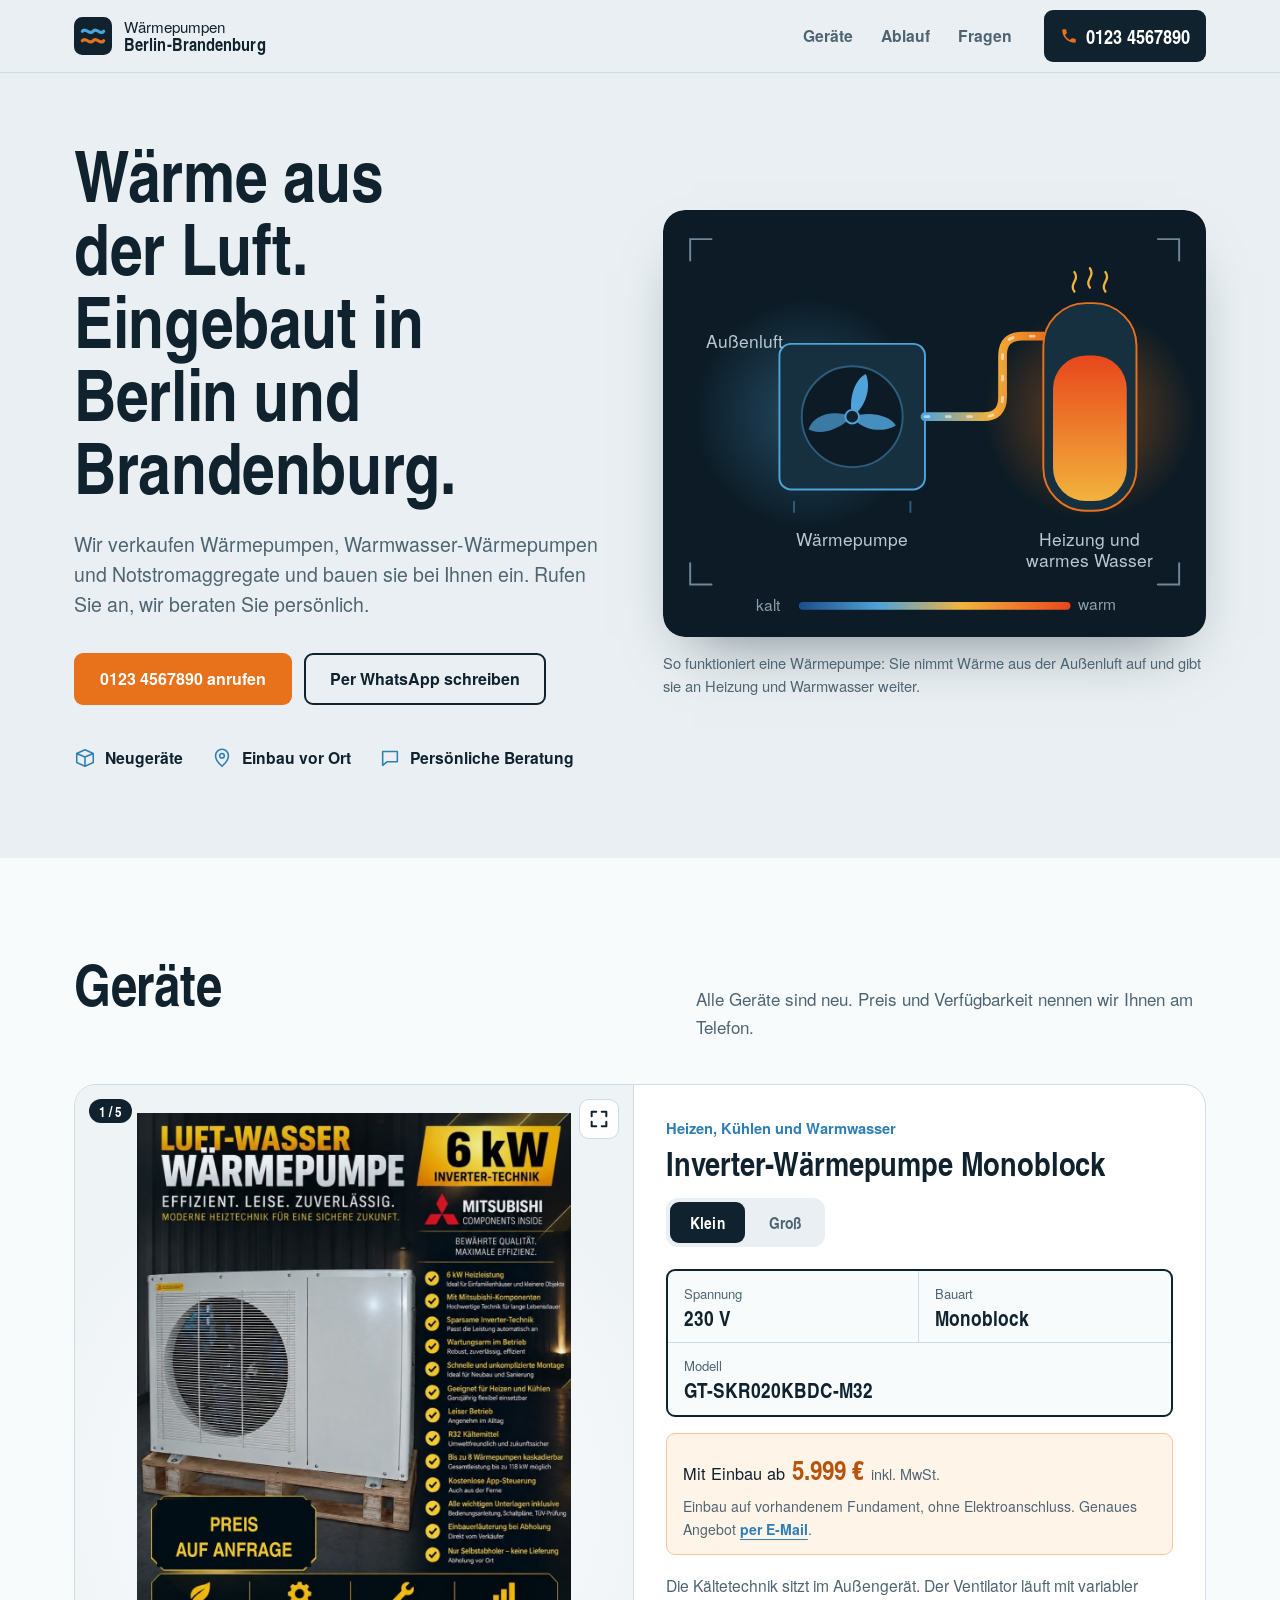
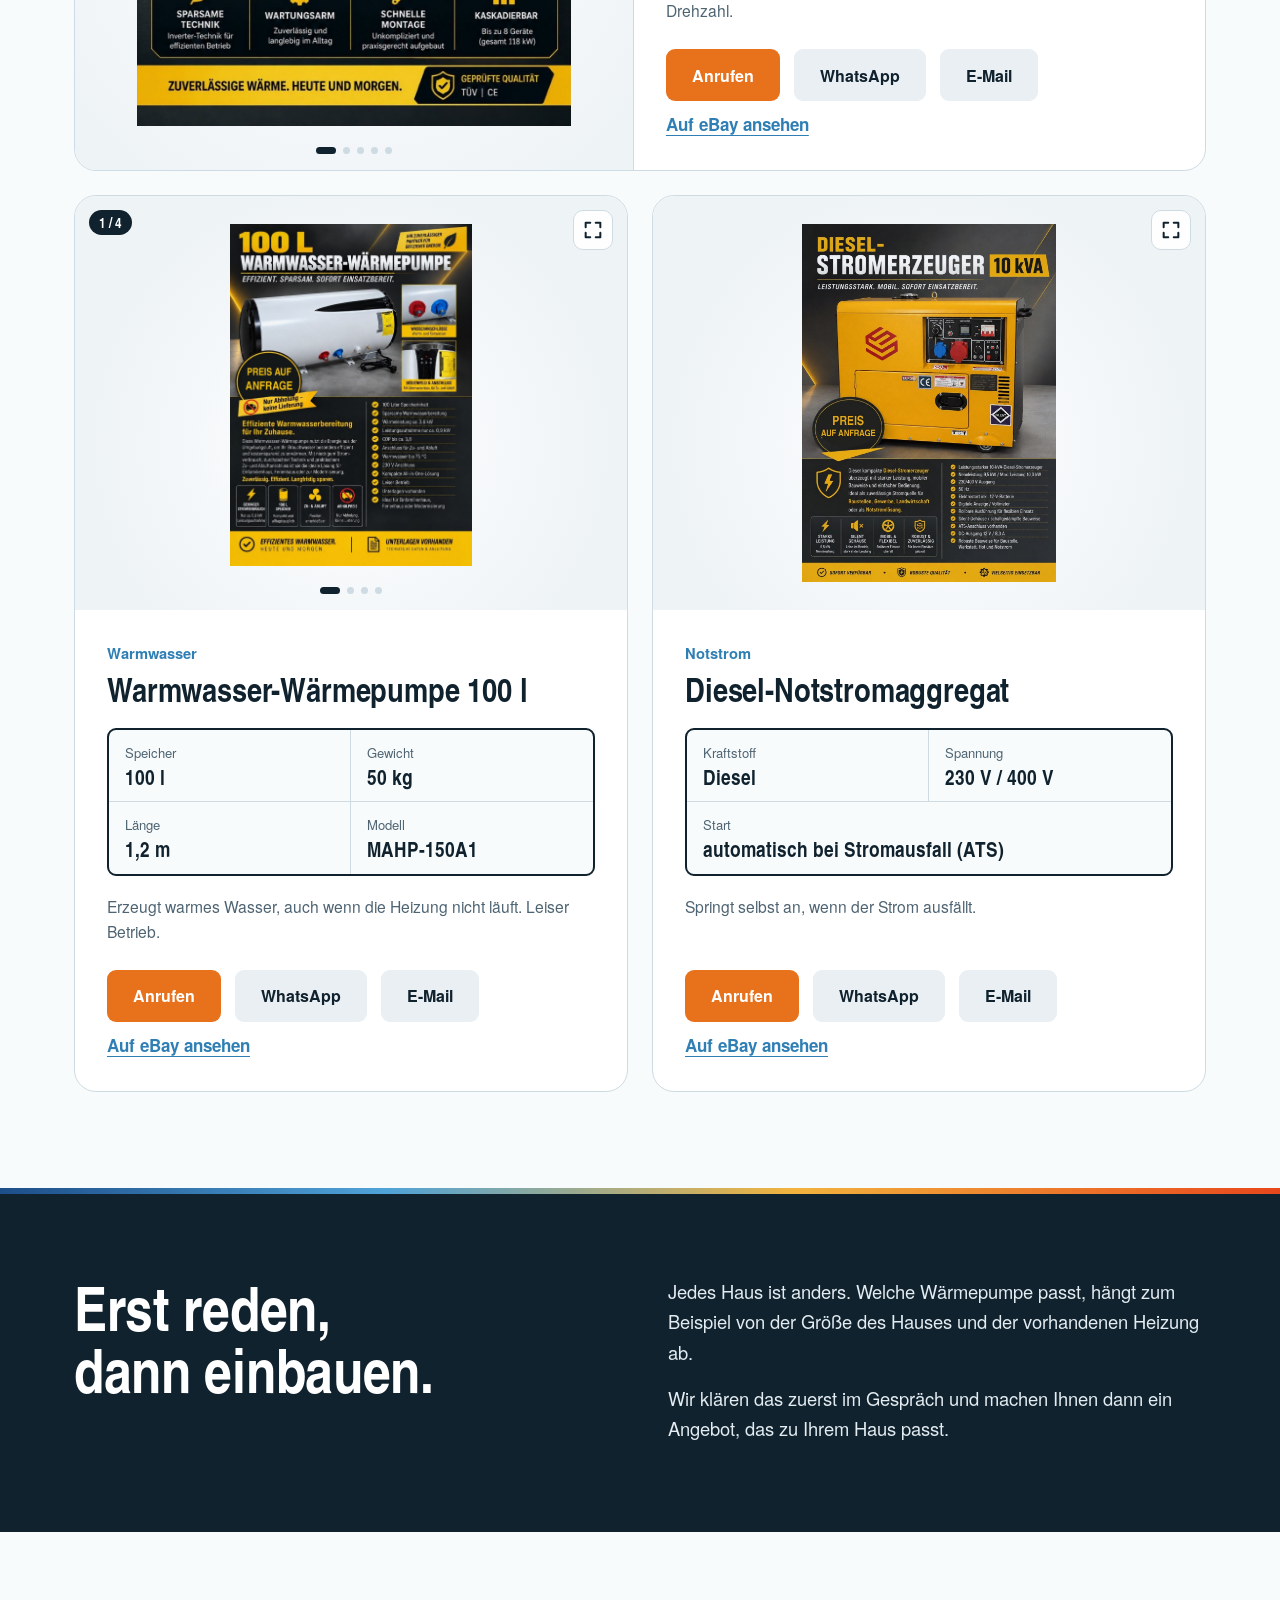
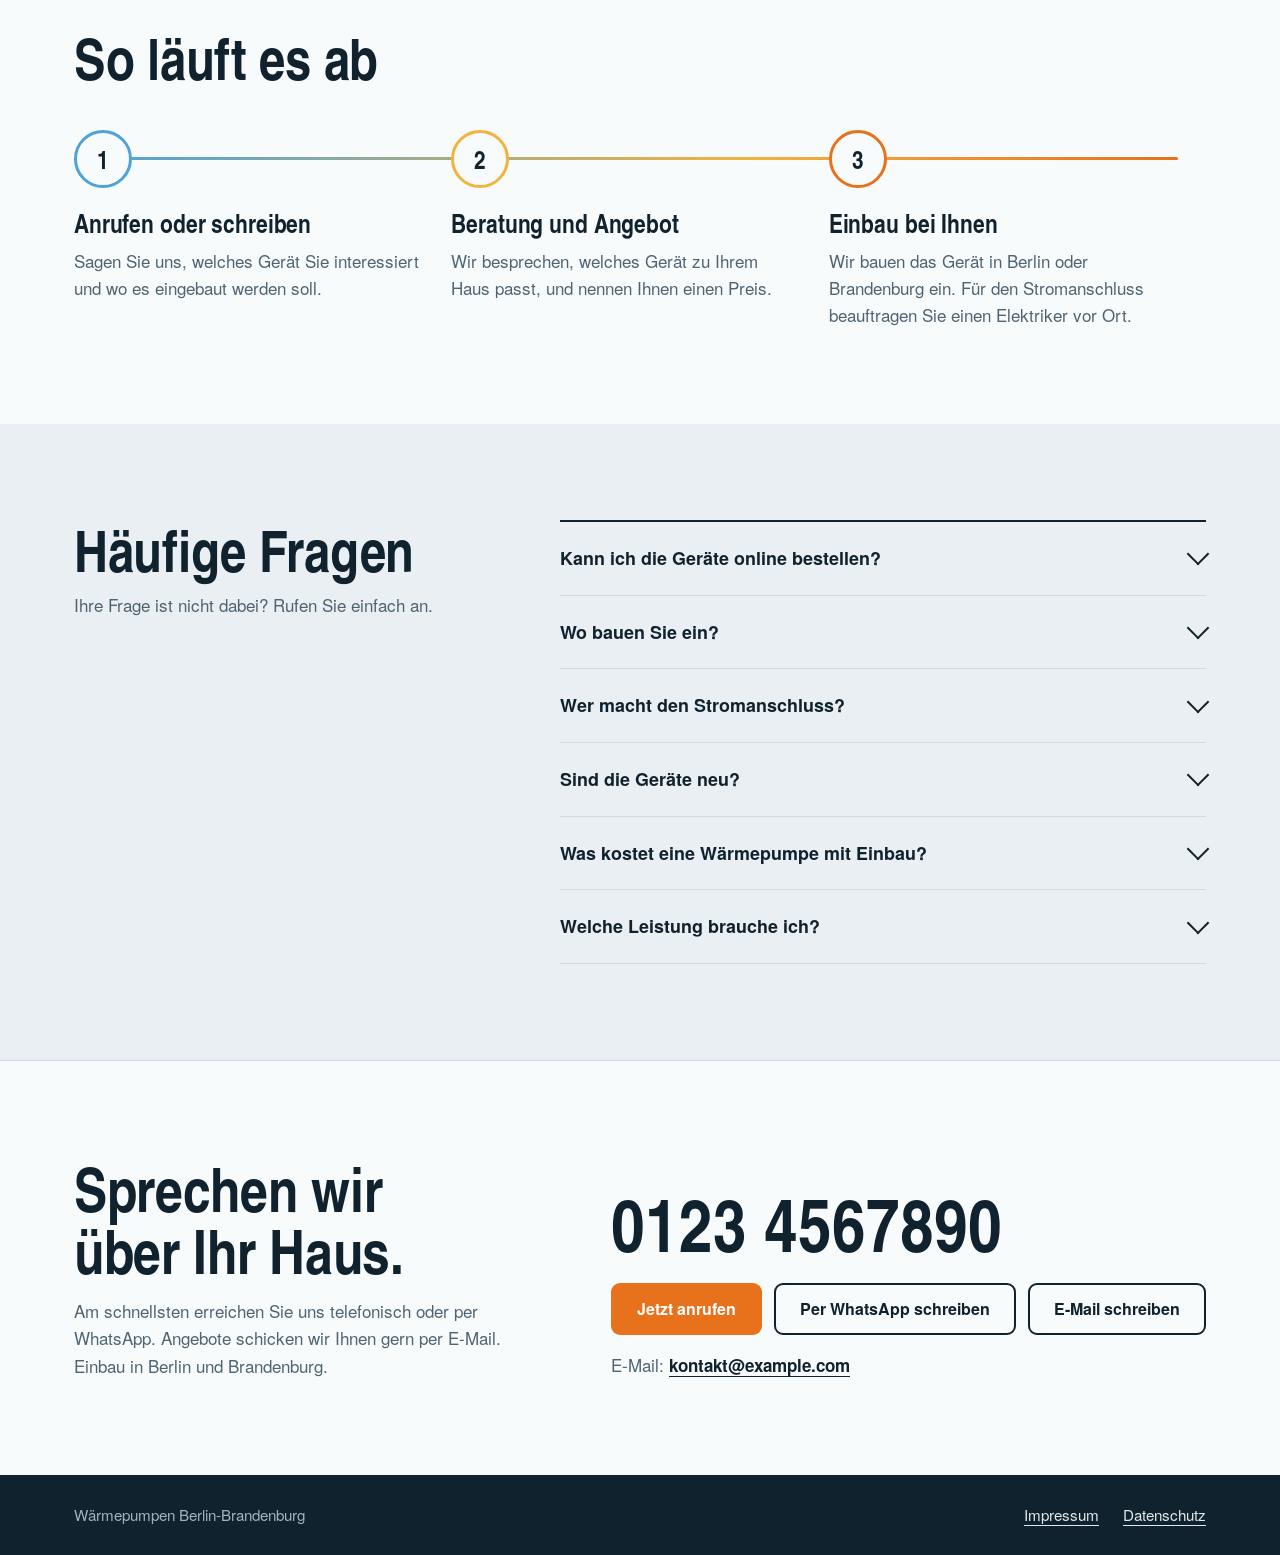
<file: index.html>
<!doctype html>
<html lang="de">
<head>
  <meta charset="utf-8">
  <meta name="viewport" content="width=device-width, initial-scale=1">
  <title>Wärmepumpen Berlin-Brandenburg – Verkauf und Einbau</title>
  <meta name="description" content="Wärmepumpen, Warmwasser-Wärmepumpen und Notstromaggregate. Verkauf und Einbau in Berlin und Brandenburg. Persönliche Beratung am Telefon: 0123 4567890.">
  <meta property="og:title" content="Wärmepumpen Berlin-Brandenburg">
  <meta property="og:description" content="Wärmepumpen, Warmwasser-Wärmepumpen und Notstromaggregate. Verkauf und Einbau in Berlin und Brandenburg.">
  <meta property="og:type" content="website">
  <meta property="og:locale" content="de_DE">
  <meta name="robots" content="noindex, nofollow">
  <meta name="theme-color" content="#10222e">
  <link rel="icon" href="favicon.svg" type="image/svg+xml">
  <link rel="preload" href="fonts/heros-cn-bold.woff" as="font" type="font/woff" crossorigin>
  <link rel="stylesheet" href="style.css">
  <script>
    // Fotos, die nicht geladen werden können, aus der Galerie nehmen (statt kaputtem Bild)
    document.addEventListener('error', function (e) {
      var img = e.target;
      if (img.tagName !== 'IMG' || !img.closest('.slide')) return;
      img.closest('.slide').classList.add('failed');
      document.dispatchEvent(new CustomEvent('gallery:failed', { detail: img }));
    }, true);
  </script>
</head>
<body>

<a class="skip" href="#inhalt">Zum Inhalt springen</a>

<header class="top">
  <div class="wrap top-bar">
    <a class="mark" href="#inhalt" aria-label="Wärmepumpen Berlin-Brandenburg, zum Seitenanfang">
      <svg class="mark-icon" viewBox="0 0 32 32" aria-hidden="true"><rect width="32" height="32" rx="7" fill="#10222e"/><path d="M7 20c3-4 6 4 9 0s6 4 9 0" fill="none" stroke="#e8711c" stroke-width="2.6" stroke-linecap="round"/><path d="M7 12c3-4 6 4 9 0s6 4 9 0" fill="none" stroke="#4fa3d9" stroke-width="2.6" stroke-linecap="round"/></svg>
      <span>Wärmepumpen<br><b>Berlin-Brandenburg</b></span>
    </a>
    <nav class="top-nav" aria-label="Hauptmenü">
      <a href="#geraete">Geräte</a>
      <a href="#ablauf">Ablauf</a>
      <a href="#fragen">Fragen</a>
    </nav>
    <a class="top-call" href="tel:+491234567890">
      <svg viewBox="0 0 24 24" aria-hidden="true"><path d="M6.6 10.8a15.1 15.1 0 0 0 6.6 6.6l2.2-2.2a1 1 0 0 1 1-.25 11.4 11.4 0 0 0 3.6.57 1 1 0 0 1 1 1V20a1 1 0 0 1-1 1A17 17 0 0 1 3 4a1 1 0 0 1 1-1h3.5a1 1 0 0 1 1 1c0 1.25.2 2.45.57 3.57a1 1 0 0 1-.25 1z" fill="currentColor"/></svg>
      0123 4567890
    </a>
  </div>
</header>

<main id="inhalt">

  <!-- Hero -->
  <section class="hero">
    <div class="wrap hero-grid">
      <div class="hero-copy">
        <h1>Wärme aus der Luft. Eingebaut in Berlin und Brandenburg.</h1>
        <p class="hero-lead">Wir verkaufen Wärmepumpen, Warmwasser-Wärmepumpen und Notstromaggregate und bauen sie bei Ihnen ein. Rufen Sie an, wir beraten Sie persönlich.</p>
        <div class="hero-actions">
          <a class="btn btn-heat" href="tel:+491234567890">0123 4567890 anrufen</a>
          <a class="btn btn-line" href="https://wa.me/491234567890" target="_blank" rel="noopener">Per WhatsApp schreiben</a>
        </div>
        <ul class="facts">
          <li><svg viewBox="0 0 24 24" aria-hidden="true"><path d="M3 7l9-4 9 4v10l-9 4-9-4z M3 7l9 4 9-4 M12 11v10" fill="none" stroke="currentColor" stroke-width="1.7" stroke-linejoin="round"/></svg>Neugeräte</li>
          <li><svg viewBox="0 0 24 24" aria-hidden="true"><path d="M12 21s-7-6.2-7-11.5A7 7 0 0 1 19 9.5C19 14.8 12 21 12 21z" fill="none" stroke="currentColor" stroke-width="1.7"/><circle cx="12" cy="9.5" r="2.5" fill="none" stroke="currentColor" stroke-width="1.7"/></svg>Einbau vor Ort</li>
          <li><svg viewBox="0 0 24 24" aria-hidden="true"><path d="M4 5h16v11H9l-5 4z" fill="none" stroke="currentColor" stroke-width="1.7" stroke-linejoin="round"/></svg>Persönliche Beratung</li>
        </ul>
      </div>

      <figure class="thermal" aria-label="Schema: Die Wärmepumpe holt Wärme aus der Außenluft und erwärmt damit Wasser für Heizung und Dusche.">
        <svg viewBox="0 0 560 440" role="img" aria-hidden="true">
          <defs>
            <linearGradient id="pipe" x1="0" x2="1" y1="0" y2="0">
              <stop offset="0" stop-color="#4fa3d9"/>
              <stop offset=".55" stop-color="#f2b33d"/>
              <stop offset="1" stop-color="#e8711c"/>
            </linearGradient>
            <linearGradient id="scale" x1="0" x2="1">
              <stop offset="0" stop-color="#1d4e89"/>
              <stop offset=".3" stop-color="#4fa3d9"/>
              <stop offset=".6" stop-color="#f2b33d"/>
              <stop offset="1" stop-color="#e8471c"/>
            </linearGradient>
            <linearGradient id="water" x1="0" x2="0" y1="1" y2="0">
              <stop offset="0" stop-color="#f2b33d"/>
              <stop offset="1" stop-color="#e8471c"/>
            </linearGradient>
            <radialGradient id="glow" cx=".5" cy=".5" r=".5">
              <stop offset="0" stop-color="#e8711c" stop-opacity=".45"/>
              <stop offset="1" stop-color="#e8711c" stop-opacity="0"/>
            </radialGradient>
            <radialGradient id="coldglow" cx=".5" cy=".5" r=".5">
              <stop offset="0" stop-color="#4fa3d9" stop-opacity=".35"/>
              <stop offset="1" stop-color="#4fa3d9" stop-opacity="0"/>
            </radialGradient>
          </defs>

          <rect width="560" height="440" rx="22" fill="#0c1b25"/>

          <!-- viewfinder corners -->
          <g fill="none" stroke="#6f8796" stroke-width="2" stroke-linecap="round">
            <path d="M28 52V30h22"/><path d="M510 30h22v22"/><path d="M28 364v22h22"/><path d="M510 386h22v-22"/>
          </g>

          <!-- cold air coming in -->
          <circle cx="150" cy="210" r="120" fill="url(#coldglow)"/>
          <g class="air">
            <g class="air-row" style="--d:0s"><circle cx="0" cy="168" r="3"/><circle cx="40" cy="168" r="2"/><circle cx="80" cy="168" r="3"/></g>
            <g class="air-row" style="--d:-1.1s"><circle cx="0" cy="200" r="2"/><circle cx="40" cy="200" r="3"/><circle cx="80" cy="200" r="2"/></g>
            <g class="air-row" style="--d:-2.2s"><circle cx="0" cy="232" r="3"/><circle cx="40" cy="232" r="2"/><circle cx="80" cy="232" r="3"/></g>
            <g class="air-row" style="--d:-.6s"><circle cx="0" cy="264" r="2"/><circle cx="40" cy="264" r="3"/><circle cx="80" cy="264" r="2"/></g>
          </g>

          <!-- outdoor unit -->
          <g>
            <rect x="120" y="138" width="150" height="150" rx="12" fill="#16303f" stroke="#4fa3d9" stroke-width="2"/>
            <circle cx="195" cy="213" r="52" fill="#0c1b25" stroke="#2c5d7c" stroke-width="2"/>
            <g class="fan">
              <path d="M195 213c-4-18 2-38 14-44 6 14 0 34-14 44z" fill="#4fa3d9"/>
              <path d="M195 213c17-6 38-2 45 9-13 8-34 6-45-9z" fill="#4fa3d9" opacity=".85"/>
              <path d="M195 213c-13 13-33 20-45 13 5-15 25-21 45-13z" fill="#4fa3d9" opacity=".7"/>
            </g>
            <circle cx="195" cy="213" r="7" fill="#10222e" stroke="#4fa3d9" stroke-width="2"/>
            <g stroke="#2c5d7c" stroke-width="2"><path d="M135 300v12M255 300v12"/></g>
          </g>

          <!-- pipe from unit to tank -->
          <path d="M270 213 H330 Q350 213 350 193 V150 Q350 130 370 130 H392" fill="none" stroke="url(#pipe)" stroke-width="9" stroke-linecap="round"/>
          <path class="flow" d="M270 213 H330 Q350 213 350 193 V150 Q350 130 370 130 H392" fill="none" stroke="#fff" stroke-opacity=".55" stroke-width="3" stroke-linecap="round" stroke-dasharray="4 18"/>

          <!-- hot water tank -->
          <circle cx="440" cy="210" r="110" fill="url(#glow)"/>
          <rect x="392" y="96" width="96" height="214" rx="44" fill="#16303f" stroke="#e8711c" stroke-width="2"/>
          <rect x="402" y="150" width="76" height="150" rx="34" fill="url(#water)"/>
          <g class="steam" fill="none" stroke="#f2b33d" stroke-width="2.4" stroke-linecap="round">
            <path d="M424 84c-6-8 6-12 0-20"/><path d="M440 80c-6-8 6-12 0-20"/><path d="M456 84c-6-8 6-12 0-20"/>
          </g>

          <!-- labels -->
          <g font-family="Heros, Helvetica, Arial, sans-serif" font-size="18" fill="#b9c8d1">
            <text x="44" y="142">Außenluft</text>
            <text x="195" y="346" text-anchor="middle">Wärmepumpe</text>
            <text x="440" y="346" text-anchor="middle">Heizung und</text>
            <text x="440" y="368" text-anchor="middle">warmes Wasser</text>
          </g>

          <!-- thermal scale -->
          <rect x="140" y="404" width="280" height="8" rx="4" fill="url(#scale)"/>
          <g font-family="Heros, Helvetica, Arial, sans-serif" font-size="16" fill="#8aa0ae">
            <text x="96" y="413">kalt</text>
            <text x="428" y="412">warm</text>
          </g>
        </svg>
        <figcaption>So funktioniert eine Wärmepumpe: Sie nimmt Wärme aus der Außenluft auf und gibt sie an Heizung und Warmwasser weiter.</figcaption>
      </figure>
    </div>
  </section>

  <!-- Products -->
  <section id="geraete" class="block">
    <div class="wrap">
      <div class="block-head">
        <h2>Geräte</h2>
        <p>Alle Geräte sind neu. Preis und Verfügbarkeit nennen wir Ihnen am Telefon.</p>
      </div>

      <div class="products">

        <!-- Heat pump, two sizes -->
        <article class="product product-wide" data-product="wp">
          <div class="product-photo gallery" data-gallery data-size-img="8">
            <div class="gal-track" tabindex="0" role="group" aria-roledescription="Bildergalerie" aria-label="Fotos: Inverter-Wärmepumpe Monoblock, klein">
              <figure class="slide"><img src="img/heatpump-8kw.jpg" alt="Inverter-Wärmepumpe Monoblock, klein, Foto 1 von 5" width="640" height="480" loading="lazy" decoding="async"></figure>
              <figure class="slide"><img src="img/heatpump-8kw-2.jpg" alt="Inverter-Wärmepumpe Monoblock, klein, Foto 2 von 5" width="640" height="480" loading="lazy" decoding="async"></figure>
              <figure class="slide"><img src="img/heatpump-8kw-3.jpg" alt="Inverter-Wärmepumpe Monoblock, klein, Foto 3 von 5" width="640" height="480" loading="lazy" decoding="async"></figure>
              <figure class="slide"><img src="img/heatpump-8kw-4.jpg" alt="Inverter-Wärmepumpe Monoblock, klein, Foto 4 von 5" width="640" height="480" loading="lazy" decoding="async"></figure>
              <figure class="slide"><img src="img/heatpump-8kw-5.jpg" alt="Inverter-Wärmepumpe Monoblock, klein, Foto 5 von 5" width="640" height="480" loading="lazy" decoding="async"></figure>
            </div>
            <span class="gal-count" aria-hidden="true">1 / 5</span>
            <button type="button" class="gal-btn gal-prev" aria-label="Vorheriges Foto"><svg viewBox="0 0 24 24" aria-hidden="true"><path d="M15 5l-7 7 7 7" fill="none" stroke="currentColor" stroke-width="2.4" stroke-linecap="round" stroke-linejoin="round"/></svg></button>
            <button type="button" class="gal-btn gal-next" aria-label="Nächstes Foto"><svg viewBox="0 0 24 24" aria-hidden="true"><path d="M9 5l7 7-7 7" fill="none" stroke="currentColor" stroke-width="2.4" stroke-linecap="round" stroke-linejoin="round"/></svg></button>
            <button type="button" class="gal-zoom" aria-label="Fotos groß ansehen"><svg viewBox="0 0 24 24" aria-hidden="true"><path d="M4 9V4h5M20 9V4h-5M4 15v5h5M20 15v5h-5" fill="none" stroke="currentColor" stroke-width="2.2" stroke-linecap="round" stroke-linejoin="round"/></svg></button>
            <div class="gal-dots" aria-hidden="true"></div>
          </div>
          <div class="product-photo gallery" data-gallery data-size-img="16" hidden>
            <div class="gal-track" tabindex="0" role="group" aria-roledescription="Bildergalerie" aria-label="Fotos: Inverter-Wärmepumpe Monoblock, groß">
              <figure class="slide"><img src="img/heatpump-16kw.jpg" alt="Inverter-Wärmepumpe Monoblock, groß, Foto 1 von 6" width="640" height="480" loading="lazy" decoding="async"></figure>
              <figure class="slide"><img src="img/heatpump-16kw-2.jpg" alt="Inverter-Wärmepumpe Monoblock, groß, Foto 2 von 6" width="640" height="480" loading="lazy" decoding="async"></figure>
              <figure class="slide"><img src="img/heatpump-16kw-3.jpg" alt="Inverter-Wärmepumpe Monoblock, groß, Foto 3 von 6" width="640" height="480" loading="lazy" decoding="async"></figure>
              <figure class="slide"><img src="img/heatpump-16kw-4.jpg" alt="Inverter-Wärmepumpe Monoblock, groß, Foto 4 von 6" width="640" height="480" loading="lazy" decoding="async"></figure>
              <figure class="slide"><img src="img/heatpump-16kw-5.jpg" alt="Inverter-Wärmepumpe Monoblock, groß, Foto 5 von 6" width="640" height="480" loading="lazy" decoding="async"></figure>
              <figure class="slide"><img src="img/heatpump-16kw-6.jpg" alt="Inverter-Wärmepumpe Monoblock, groß, Foto 6 von 6" width="640" height="480" loading="lazy" decoding="async"></figure>
            </div>
            <span class="gal-count" aria-hidden="true">1 / 6</span>
            <button type="button" class="gal-btn gal-prev" aria-label="Vorheriges Foto"><svg viewBox="0 0 24 24" aria-hidden="true"><path d="M15 5l-7 7 7 7" fill="none" stroke="currentColor" stroke-width="2.4" stroke-linecap="round" stroke-linejoin="round"/></svg></button>
            <button type="button" class="gal-btn gal-next" aria-label="Nächstes Foto"><svg viewBox="0 0 24 24" aria-hidden="true"><path d="M9 5l7 7-7 7" fill="none" stroke="currentColor" stroke-width="2.4" stroke-linecap="round" stroke-linejoin="round"/></svg></button>
            <button type="button" class="gal-zoom" aria-label="Fotos groß ansehen"><svg viewBox="0 0 24 24" aria-hidden="true"><path d="M4 9V4h5M20 9V4h-5M4 15v5h5M20 15v5h-5" fill="none" stroke="currentColor" stroke-width="2.2" stroke-linecap="round" stroke-linejoin="round"/></svg></button>
            <div class="gal-dots" aria-hidden="true"></div>
          </div>
          <div class="plate">
            <p class="plate-kind">Heizen, Kühlen und Warmwasser</p>
            <h3>Inverter-Wärmepumpe Monoblock</h3>
            <div class="sizes" role="radiogroup" aria-label="Größe wählen">
              <button type="button" role="radio" aria-checked="true" data-size="8">Klein</button>
              <button type="button" role="radio" aria-checked="false" data-size="16">Groß</button>
            </div>
            <dl class="specs" data-size-specs="8">
              <div><dt>Spannung</dt><dd>230 V</dd></div>
              <div><dt>Bauart</dt><dd>Monoblock</dd></div>
              <div class="span"><dt>Modell</dt><dd>GT-SKR020KBDC-M32</dd></div>
            </dl>
            <dl class="specs" data-size-specs="16" hidden>
              <div><dt>Spannung</dt><dd>400 V</dd></div>
              <div><dt>Bauart</dt><dd>Monoblock</dd></div>
            </dl>
            <div class="price" data-size-specs="8">
              <p class="price-main">Mit Einbau ab <strong>5.999 €</strong> <span>inkl. MwSt.</span></p>
              <p class="price-note">Einbau auf vorhandenem Fundament, ohne Elektroanschluss. Genaues Angebot <a class="text-link" href="mailto:kontakt@example.com?subject=Anfrage%20W%C3%A4rmepumpe%20mit%20Einbau">per E-Mail</a>.</p>
            </div>
            <div class="price" data-size-specs="16" hidden>
              <p class="price-main">Mit Einbau ab <strong>6.999 €</strong> <span>inkl. MwSt.</span></p>
              <p class="price-note">Einbau auf vorhandenem Fundament, ohne Elektroanschluss. Genaues Angebot <a class="text-link" href="mailto:kontakt@example.com?subject=Anfrage%20W%C3%A4rmepumpe%20mit%20Einbau">per E-Mail</a>.</p>
            </div>
            <p class="plate-note">Die Kältetechnik sitzt im Außengerät. Der Ventilator läuft mit variabler Drehzahl.</p>
            <div class="plate-actions">
              <a class="btn btn-heat" href="tel:+491234567890">Anrufen</a>
              <a class="btn btn-quiet" href="https://wa.me/491234567890?text=Hallo%2C%20ich%20interessiere%20mich%20f%C3%BCr%20die%20Inverter-W%C3%A4rmepumpe." target="_blank" rel="noopener">WhatsApp</a>
              <a class="btn btn-quiet" href="mailto:kontakt@example.com?subject=Anfrage%20W%C3%A4rmepumpe">E-Mail</a>
              <a class="text-link" data-size-link="8" href="https://www.ebay.de/itm/198682334614" target="_blank" rel="noopener">Auf eBay ansehen</a>
            </div>
          </div>
        </article>

        <!-- Hot water heat pump -->
        <article class="product">
          <div class="product-photo gallery" data-gallery>
            <div class="gal-track" tabindex="0" role="group" aria-roledescription="Bildergalerie" aria-label="Fotos: Warmwasser-Wärmepumpe 100 Liter">
              <figure class="slide"><img src="img/hotwater-100l.jpg" alt="Warmwasser-Wärmepumpe 100 Liter, Foto 1 von 4" width="640" height="480" loading="lazy" decoding="async"></figure>
              <figure class="slide"><img src="img/hotwater-100l-2.jpg" alt="Warmwasser-Wärmepumpe 100 Liter, Foto 2 von 4" width="640" height="480" loading="lazy" decoding="async"></figure>
              <figure class="slide"><img src="img/hotwater-100l-3.jpg" alt="Warmwasser-Wärmepumpe 100 Liter, Foto 3 von 4" width="640" height="480" loading="lazy" decoding="async"></figure>
              <figure class="slide"><img src="img/hotwater-100l-4.jpg" alt="Warmwasser-Wärmepumpe 100 Liter, Foto 4 von 4" width="640" height="480" loading="lazy" decoding="async"></figure>
            </div>
            <span class="gal-count" aria-hidden="true">1 / 4</span>
            <button type="button" class="gal-btn gal-prev" aria-label="Vorheriges Foto"><svg viewBox="0 0 24 24" aria-hidden="true"><path d="M15 5l-7 7 7 7" fill="none" stroke="currentColor" stroke-width="2.4" stroke-linecap="round" stroke-linejoin="round"/></svg></button>
            <button type="button" class="gal-btn gal-next" aria-label="Nächstes Foto"><svg viewBox="0 0 24 24" aria-hidden="true"><path d="M9 5l7 7-7 7" fill="none" stroke="currentColor" stroke-width="2.4" stroke-linecap="round" stroke-linejoin="round"/></svg></button>
            <button type="button" class="gal-zoom" aria-label="Fotos groß ansehen"><svg viewBox="0 0 24 24" aria-hidden="true"><path d="M4 9V4h5M20 9V4h-5M4 15v5h5M20 15v5h-5" fill="none" stroke="currentColor" stroke-width="2.2" stroke-linecap="round" stroke-linejoin="round"/></svg></button>
            <div class="gal-dots" aria-hidden="true"></div>
          </div>
          <div class="plate">
            <p class="plate-kind">Warmwasser</p>
            <h3>Warmwasser-Wärmepumpe 100 l</h3>
            <dl class="specs">
              <div><dt>Speicher</dt><dd>100 l</dd></div>
              <div><dt>Gewicht</dt><dd>50 kg</dd></div>
              <div><dt>Länge</dt><dd>1,2 m</dd></div>
              <div><dt>Modell</dt><dd>MAHP-150A1</dd></div>
            </dl>
            <p class="plate-note">Erzeugt warmes Wasser, auch wenn die Heizung nicht läuft. Leiser Betrieb.</p>
            <div class="plate-actions">
              <a class="btn btn-heat" href="tel:+491234567890">Anrufen</a>
              <a class="btn btn-quiet" href="https://wa.me/491234567890?text=Hallo%2C%20ich%20interessiere%20mich%20f%C3%BCr%20die%20Warmwasser-W%C3%A4rmepumpe." target="_blank" rel="noopener">WhatsApp</a>
              <a class="btn btn-quiet" href="mailto:kontakt@example.com?subject=Anfrage%20Warmwasser-W%C3%A4rmepumpe">E-Mail</a>
              <a class="text-link" href="https://www.ebay.de/itm/198682462761" target="_blank" rel="noopener">Auf eBay ansehen</a>
            </div>
          </div>
        </article>

        <!-- Generator -->
        <article class="product">
          <div class="product-photo gallery" data-gallery>
            <div class="gal-track" tabindex="0" role="group" aria-roledescription="Bildergalerie" aria-label="Fotos: Diesel-Notstromaggregat">
              <figure class="slide"><img src="img/generator.jpg" alt="Diesel-Notstromaggregat, Foto 1 von 1" width="640" height="480" loading="lazy" decoding="async"></figure>
            </div>
            <span class="gal-count" aria-hidden="true">1 / 1</span>
            <button type="button" class="gal-btn gal-prev" aria-label="Vorheriges Foto"><svg viewBox="0 0 24 24" aria-hidden="true"><path d="M15 5l-7 7 7 7" fill="none" stroke="currentColor" stroke-width="2.4" stroke-linecap="round" stroke-linejoin="round"/></svg></button>
            <button type="button" class="gal-btn gal-next" aria-label="Nächstes Foto"><svg viewBox="0 0 24 24" aria-hidden="true"><path d="M9 5l7 7-7 7" fill="none" stroke="currentColor" stroke-width="2.4" stroke-linecap="round" stroke-linejoin="round"/></svg></button>
            <button type="button" class="gal-zoom" aria-label="Foto groß ansehen"><svg viewBox="0 0 24 24" aria-hidden="true"><path d="M4 9V4h5M20 9V4h-5M4 15v5h5M20 15v5h-5" fill="none" stroke="currentColor" stroke-width="2.2" stroke-linecap="round" stroke-linejoin="round"/></svg></button>
            <div class="gal-dots" aria-hidden="true"></div>
          </div>
          <div class="plate">
            <p class="plate-kind">Notstrom</p>
            <h3>Diesel-Notstromaggregat</h3>
            <dl class="specs">
              <div><dt>Kraftstoff</dt><dd>Diesel</dd></div>
              <div><dt>Spannung</dt><dd>230 V / 400 V</dd></div>
              <div class="span"><dt>Start</dt><dd>automatisch bei Stromausfall (ATS)</dd></div>
            </dl>
            <p class="plate-note">Springt selbst an, wenn der Strom ausfällt.</p>
            <div class="plate-actions">
              <a class="btn btn-heat" href="tel:+491234567890">Anrufen</a>
              <a class="btn btn-quiet" href="https://wa.me/491234567890?text=Hallo%2C%20ich%20interessiere%20mich%20f%C3%BCr%20das%20Notstromaggregat." target="_blank" rel="noopener">WhatsApp</a>
              <a class="btn btn-quiet" href="mailto:kontakt@example.com?subject=Anfrage%20Notstromaggregat">E-Mail</a>
              <a class="text-link" href="https://www.ebay.de/itm/198682476447" target="_blank" rel="noopener">Auf eBay ansehen</a>
            </div>
          </div>
        </article>

      </div>
    </div>
  </section>

  <!-- Why talk first -->
  <section class="why">
    <div class="wrap why-grid">
      <h2>Erst reden, dann einbauen.</h2>
      <div>
        <p>Jedes Haus ist anders. Welche Wärmepumpe passt, hängt zum Beispiel von der Größe des Hauses und der vorhandenen Heizung ab.</p>
        <p>Wir klären das zuerst im Gespräch und machen Ihnen dann ein Angebot, das zu Ihrem Haus passt.</p>
      </div>
    </div>
  </section>

  <!-- Process -->
  <section id="ablauf" class="block">
    <div class="wrap">
      <div class="block-head">
        <h2>So läuft es ab</h2>
      </div>
      <ol class="steps">
        <li>
          <span class="step-no" aria-hidden="true">1</span>
          <h3>Anrufen oder schreiben</h3>
          <p>Sagen Sie uns, welches Gerät Sie interessiert und wo es eingebaut werden soll.</p>
        </li>
        <li>
          <span class="step-no" aria-hidden="true">2</span>
          <h3>Beratung und Angebot</h3>
          <p>Wir besprechen, welches Gerät zu Ihrem Haus passt, und nennen Ihnen einen Preis.</p>
        </li>
        <li>
          <span class="step-no" aria-hidden="true">3</span>
          <h3>Einbau bei Ihnen</h3>
          <p>Wir bauen das Gerät in Berlin oder Brandenburg ein. Für den Stromanschluss beauftragen Sie einen Elektriker vor Ort.</p>
        </li>
      </ol>
    </div>
  </section>

  <!-- FAQ -->
  <section id="fragen" class="block block-tint">
    <div class="wrap faq-grid">
      <div class="block-head">
        <h2>Häufige Fragen</h2>
        <p>Ihre Frage ist nicht dabei? Rufen Sie einfach an.</p>
      </div>
      <div class="faq">
        <details>
          <summary>Kann ich die Geräte online bestellen?</summary>
          <p>Nein. Wir beraten Sie zuerst am Telefon oder per WhatsApp und schicken Ihnen dann ein Angebot per E-Mail.</p>
        </details>
        <details>
          <summary>Wo bauen Sie ein?</summary>
          <p>In Berlin und Brandenburg.</p>
        </details>
        <details>
          <summary>Wer macht den Stromanschluss?</summary>
          <p>Den Elektroanschluss macht ein Elektriker bei Ihnen vor Ort. Den beauftragen Sie selbst.</p>
        </details>
        <details>
          <summary>Sind die Geräte neu?</summary>
          <p>Ja, alle angebotenen Geräte sind neu.</p>
        </details>
        <details>
          <summary>Was kostet eine Wärmepumpe mit Einbau?</summary>
          <p>Das hängt vom Gerät und vom Aufwand beim Einbau ab. Rufen Sie an, dann nennen wir Ihnen einen Preis.</p>
        </details>
        <details>
          <summary>Welche Leistung brauche ich?</summary>
          <p>Das hängt unter anderem von der Größe und Dämmung Ihres Hauses ab. Am Telefon gehen wir das gemeinsam durch.</p>
        </details>
      </div>
    </div>
  </section>

  <!-- Contact -->
  <section id="kontakt" class="contact">
    <div class="wrap contact-grid">
      <div>
        <h2>Sprechen wir über Ihr Haus.</h2>
        <p>Am schnellsten erreichen Sie uns telefonisch oder per WhatsApp. Angebote schicken wir Ihnen gern per E-Mail. Einbau in Berlin und Brandenburg.</p>
      </div>
      <div class="contact-actions">
        <a class="big-number" href="tel:+491234567890">0123 4567890</a>
        <div class="contact-buttons">
          <a class="btn btn-heat" href="tel:+491234567890">Jetzt anrufen</a>
          <a class="btn btn-line" href="https://wa.me/491234567890" target="_blank" rel="noopener">Per WhatsApp schreiben</a>
          <a class="btn btn-line" href="mailto:kontakt@example.com?subject=Anfrage%20%C3%BCber%20die%20Website">E-Mail schreiben</a>
        </div>
        <p class="contact-mail">E-Mail: <a href="mailto:kontakt@example.com">kontakt@example.com</a></p>
      </div>
    </div>
  </section>

</main>

<footer class="foot">
  <div class="wrap foot-bar">
    <p>Wärmepumpen Berlin-Brandenburg</p>
    <nav aria-label="Rechtliches">
      <a href="impressum.html">Impressum</a>
      <a href="datenschutz.html">Datenschutz</a>
    </nav>
  </div>
</footer>

<div class="dock" aria-label="Schnellkontakt">
  <a class="btn btn-heat" href="tel:+491234567890">Anrufen</a>
  <a class="btn btn-wa" href="https://wa.me/491234567890" target="_blank" rel="noopener">WhatsApp</a>
</div>

<dialog class="lightbox" aria-label="Fotos">
  <div class="lb-track" tabindex="0"></div>
  <span class="lb-count" aria-live="polite"></span>
  <button type="button" class="lb-btn lb-close" aria-label="Schließen"><svg viewBox="0 0 24 24" aria-hidden="true"><path d="M6 6l12 12M18 6L6 18" fill="none" stroke="currentColor" stroke-width="2.4" stroke-linecap="round"/></svg></button>
  <button type="button" class="lb-btn lb-prev" aria-label="Vorheriges Foto"><svg viewBox="0 0 24 24" aria-hidden="true"><path d="M15 5l-7 7 7 7" fill="none" stroke="currentColor" stroke-width="2.4" stroke-linecap="round" stroke-linejoin="round"/></svg></button>
  <button type="button" class="lb-btn lb-next" aria-label="Nächstes Foto"><svg viewBox="0 0 24 24" aria-hidden="true"><path d="M9 5l7 7-7 7" fill="none" stroke="currentColor" stroke-width="2.4" stroke-linecap="round" stroke-linejoin="round"/></svg></button>
</dialog>

<script src="main.js" defer></script>
</body>
</html>
</file>
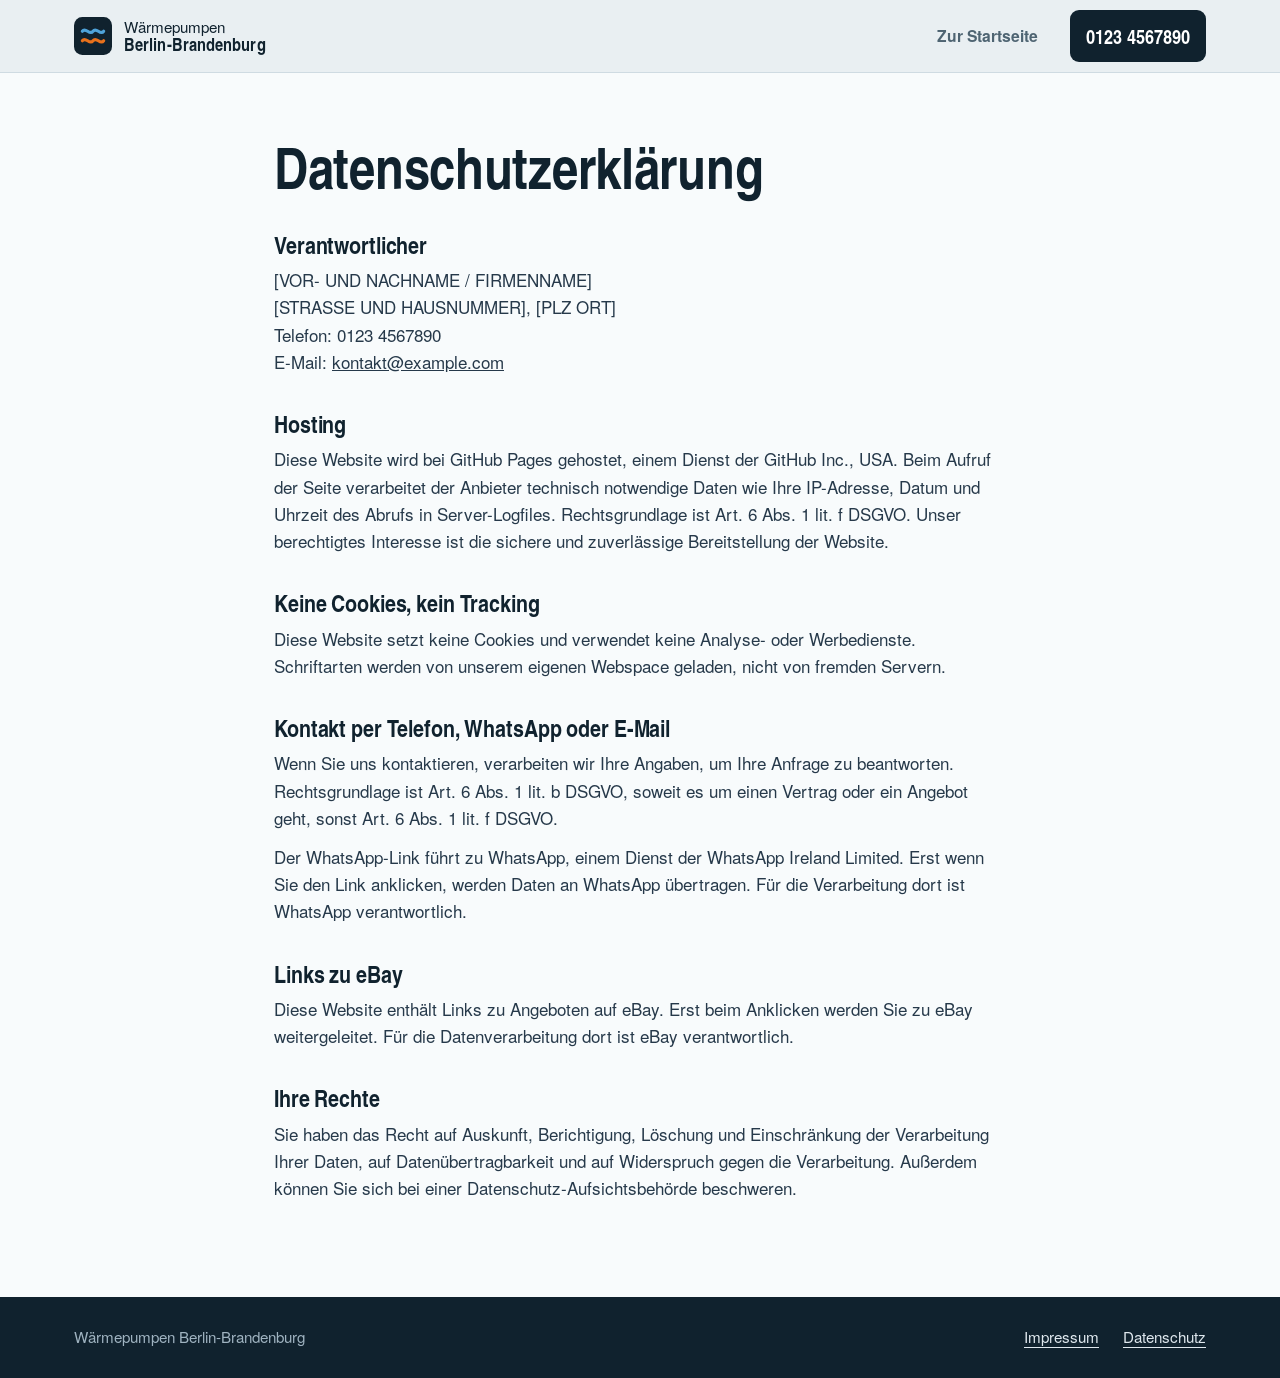
<file: datenschutz.html>
<!doctype html>
<html lang="de">
<head>
  <meta charset="utf-8">
  <meta name="viewport" content="width=device-width, initial-scale=1">
  <title>Datenschutz – Wärmepumpen Berlin-Brandenburg</title>
  <meta name="robots" content="noindex">
  <link rel="icon" href="favicon.svg" type="image/svg+xml">
  <link rel="stylesheet" href="style.css">
</head>
<body>
<header class="top">
  <div class="wrap top-bar">
    <a class="mark" href="index.html" aria-label="Zur Startseite">
      <svg class="mark-icon" viewBox="0 0 32 32" aria-hidden="true"><rect width="32" height="32" rx="7" fill="#10222e"/><path d="M7 20c3-4 6 4 9 0s6 4 9 0" fill="none" stroke="#e8711c" stroke-width="2.6" stroke-linecap="round"/><path d="M7 12c3-4 6 4 9 0s6 4 9 0" fill="none" stroke="#4fa3d9" stroke-width="2.6" stroke-linecap="round"/></svg>
      <span>Wärmepumpen<br><b>Berlin-Brandenburg</b></span>
    </a>
    <nav class="top-nav" aria-label="Hauptmenü"><a href="index.html">Zur Startseite</a></nav>
    <a class="top-call" href="tel:+491234567890">0123 4567890</a>
  </div>
</header>
<main class="legal">
  <div class="wrap">
    <h1>Datenschutzerklärung</h1>

    <h2>Verantwortlicher</h2>
    <p>[VOR- UND NACHNAME / FIRMENNAME]<br>[STRASSE UND HAUSNUMMER], [PLZ ORT]<br>Telefon: 0123 4567890<br>E-Mail: <a href="mailto:kontakt@example.com">kontakt@example.com</a></p>

    <h2>Hosting</h2>
    <p>Diese Website wird bei GitHub Pages gehostet, einem Dienst der GitHub Inc., USA. Beim Aufruf der Seite verarbeitet der Anbieter technisch notwendige Daten wie Ihre IP-Adresse, Datum und Uhrzeit des Abrufs in Server-Logfiles. Rechtsgrundlage ist Art. 6 Abs. 1 lit. f DSGVO. Unser berechtigtes Interesse ist die sichere und zuverlässige Bereitstellung der Website.</p>

    <h2>Keine Cookies, kein Tracking</h2>
    <p>Diese Website setzt keine Cookies und verwendet keine Analyse- oder Werbedienste. Schriftarten werden von unserem eigenen Webspace geladen, nicht von fremden Servern.</p>

    <h2>Kontakt per Telefon, WhatsApp oder E-Mail</h2>
    <p>Wenn Sie uns kontaktieren, verarbeiten wir Ihre Angaben, um Ihre Anfrage zu beantworten. Rechtsgrundlage ist Art. 6 Abs. 1 lit. b DSGVO, soweit es um einen Vertrag oder ein Angebot geht, sonst Art. 6 Abs. 1 lit. f DSGVO.</p>
    <p>Der WhatsApp-Link führt zu WhatsApp, einem Dienst der WhatsApp Ireland Limited. Erst wenn Sie den Link anklicken, werden Daten an WhatsApp übertragen. Für die Verarbeitung dort ist WhatsApp verantwortlich.</p>

    <h2>Links zu eBay</h2>
    <p>Diese Website enthält Links zu Angeboten auf eBay. Erst beim Anklicken werden Sie zu eBay weitergeleitet. Für die Datenverarbeitung dort ist eBay verantwortlich.</p>

    <h2>Ihre Rechte</h2>
    <p>Sie haben das Recht auf Auskunft, Berichtigung, Löschung und Einschränkung der Verarbeitung Ihrer Daten, auf Datenübertragbarkeit und auf Widerspruch gegen die Verarbeitung. Außerdem können Sie sich bei einer Datenschutz-Aufsichtsbehörde beschweren.</p>
  </div>
</main>
<footer class="foot">
  <div class="wrap foot-bar">
    <p>Wärmepumpen Berlin-Brandenburg</p>
    <nav aria-label="Rechtliches"><a href="impressum.html">Impressum</a><a href="datenschutz.html">Datenschutz</a></nav>
  </div>
</footer>
</body>
</html>
</file>
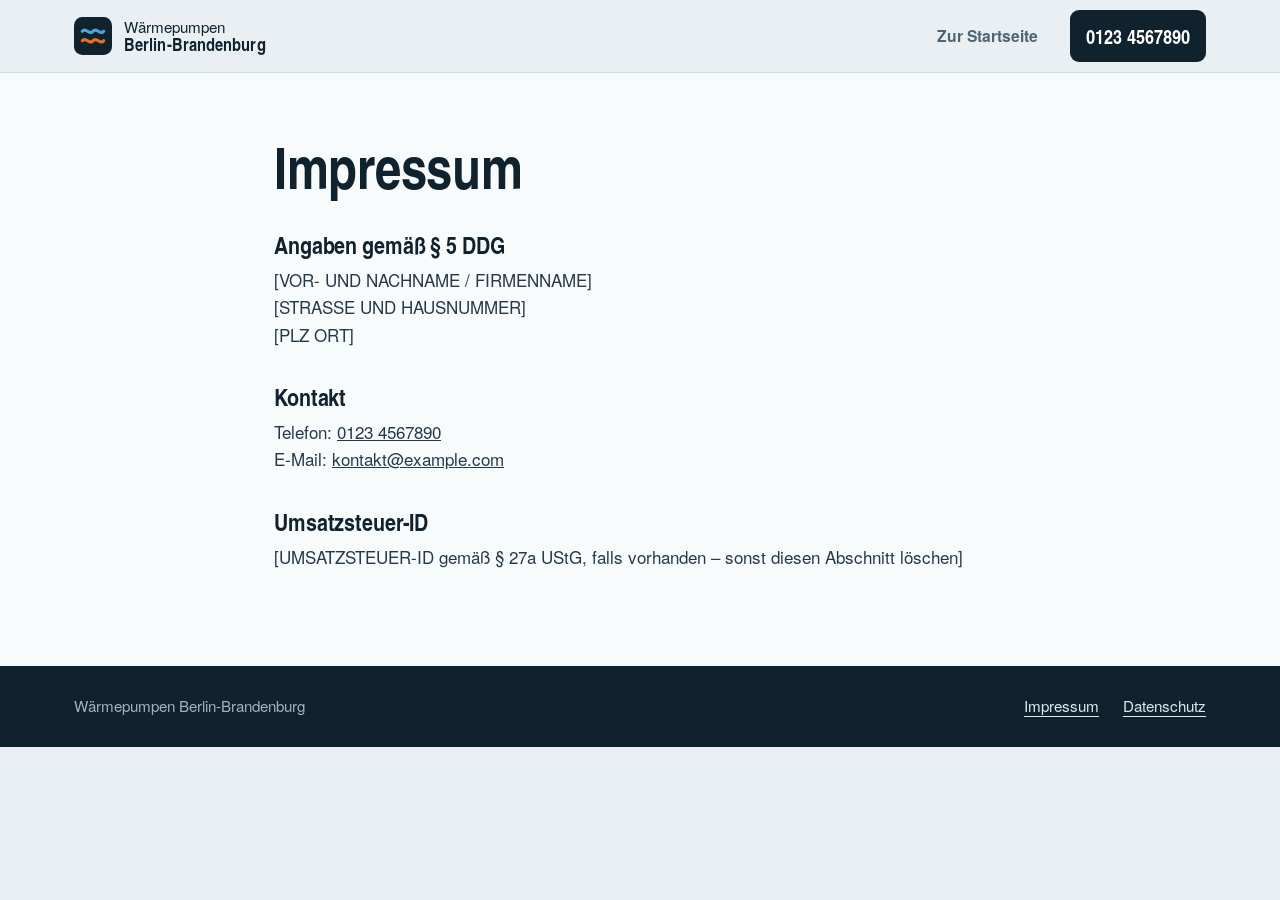
<file: impressum.html>
<!doctype html>
<html lang="de">
<head>
  <meta charset="utf-8">
  <meta name="viewport" content="width=device-width, initial-scale=1">
  <title>Impressum – Wärmepumpen Berlin-Brandenburg</title>
  <meta name="robots" content="noindex">
  <link rel="icon" href="favicon.svg" type="image/svg+xml">
  <link rel="stylesheet" href="style.css">
</head>
<body>
<header class="top">
  <div class="wrap top-bar">
    <a class="mark" href="index.html" aria-label="Zur Startseite">
      <svg class="mark-icon" viewBox="0 0 32 32" aria-hidden="true"><rect width="32" height="32" rx="7" fill="#10222e"/><path d="M7 20c3-4 6 4 9 0s6 4 9 0" fill="none" stroke="#e8711c" stroke-width="2.6" stroke-linecap="round"/><path d="M7 12c3-4 6 4 9 0s6 4 9 0" fill="none" stroke="#4fa3d9" stroke-width="2.6" stroke-linecap="round"/></svg>
      <span>Wärmepumpen<br><b>Berlin-Brandenburg</b></span>
    </a>
    <nav class="top-nav" aria-label="Hauptmenü"><a href="index.html">Zur Startseite</a></nav>
    <a class="top-call" href="tel:+491234567890">0123 4567890</a>
  </div>
</header>
<main class="legal">
  <div class="wrap">
    <h1>Impressum</h1>

    <h2>Angaben gemäß § 5 DDG</h2>
    <p>[VOR- UND NACHNAME / FIRMENNAME]<br>[STRASSE UND HAUSNUMMER]<br>[PLZ ORT]</p>

    <h2>Kontakt</h2>
    <p>Telefon: <a href="tel:+491234567890">0123 4567890</a><br>E-Mail: <a href="mailto:kontakt@example.com">kontakt@example.com</a></p>

    <h2>Umsatzsteuer-ID</h2>
    <p>[UMSATZSTEUER-ID gemäß § 27a UStG, falls vorhanden – sonst diesen Abschnitt löschen]</p>
  </div>
</main>
<footer class="foot">
  <div class="wrap foot-bar">
    <p>Wärmepumpen Berlin-Brandenburg</p>
    <nav aria-label="Rechtliches"><a href="impressum.html">Impressum</a><a href="datenschutz.html">Datenschutz</a></nav>
  </div>
</footer>
</body>
</html>
</file>
<file: style.css>
/* Fonts: TeX Gyre Heros (GUST Font License), lokal eingebunden – keine externen Server */
@font-face { font-family: "Heros"; src: url("fonts/heros-regular.woff") format("woff"); font-weight: 400; font-display: swap; }
@font-face { font-family: "Heros"; src: url("fonts/heros-bold.woff") format("woff"); font-weight: 700; font-display: swap; }
@font-face { font-family: "Heros Cn"; src: url("fonts/heros-cn-bold.woff") format("woff"); font-weight: 700; font-display: swap; }

:root {
  --frost: #e9eff2;
  --paper: #f8fbfc;
  --ink: #10222e;
  --slate: #4e6472;
  --rule: #cfdbe2;
  --cold: #2f7fb5;
  --heat: #e8711c;
  --heat-ink: #b8530c;
  --wa: #1f8f50;
  --panel: #0c1b25;

  --display: "Heros Cn", "Helvetica Neue", "Arial Narrow", Arial, sans-serif;
  --text: "Heros", "Helvetica Neue", Helvetica, Arial, sans-serif;

  --r-lg: 22px;
  --r-md: 14px;
  --r-sm: 9px;
}

* { box-sizing: border-box; }
[hidden] { display: none !important; }
html { scroll-behavior: smooth; scroll-padding-top: 84px; -webkit-text-size-adjust: 100%; }
@media (prefers-reduced-motion: reduce) { html { scroll-behavior: auto; } }

body {
  margin: 0;
  background: var(--frost);
  color: var(--ink);
  font-family: var(--text);
  font-size: 1.0625rem;
  line-height: 1.6;
  -webkit-font-smoothing: antialiased;
}

h1, h2, h3 { font-family: var(--display); font-weight: 700; line-height: 1.02; margin: 0; letter-spacing: -.005em; }
p { margin: 0; }
a { color: inherit; }
img { max-width: 100%; display: block; }

.wrap { width: 100%; max-width: 1180px; margin: 0 auto; padding: 0 24px; }

:focus-visible { outline: 3px solid var(--cold); outline-offset: 3px; border-radius: 6px; }

.skip {
  position: absolute; left: 12px; top: -60px; z-index: 100;
  background: var(--ink); color: #fff; padding: 10px 14px; border-radius: var(--r-sm);
}
.skip:focus { top: 12px; }

/* ---------- Buttons ---------- */
.btn {
  display: inline-flex; align-items: center; justify-content: center;
  min-height: 52px; padding: 0 24px;
  border-radius: var(--r-sm); border: 2px solid transparent;
  font-family: var(--text); font-weight: 700; font-size: 1rem;
  text-decoration: none; white-space: nowrap;
  transition: background-color .15s, color .15s, border-color .15s;
}
.btn-heat { background: var(--heat); color: #fff; }
.btn-heat:hover { background: var(--heat-ink); }
.btn-line { border-color: var(--ink); color: var(--ink); }
.btn-line:hover { background: var(--ink); color: #fff; }
.btn-quiet { background: var(--frost); color: var(--ink); }
.btn-quiet:hover { background: var(--rule); }
.btn-wa { background: var(--wa); color: #fff; }

.text-link { font-weight: 700; color: var(--cold); text-underline-offset: 4px; }
.text-link:hover { color: var(--ink); }

/* ---------- Header ---------- */
.top {
  position: sticky; top: 0; z-index: 30;
  background: rgba(233, 239, 242, .9);
  backdrop-filter: saturate(1.4) blur(10px);
  -webkit-backdrop-filter: saturate(1.4) blur(10px);
  border-bottom: 1px solid var(--rule);
}
.top-bar { display: flex; align-items: center; gap: 32px; min-height: 72px; }
.mark { display: flex; align-items: center; gap: 12px; text-decoration: none; line-height: 1.05; font-size: .95rem; }
.mark-icon { width: 38px; height: 38px; flex: none; }
.mark b { font-family: var(--display); font-size: 1.12rem; letter-spacing: .005em; }
.top-nav { display: flex; gap: 28px; margin-left: auto; }
.top-nav a { text-decoration: none; font-weight: 700; font-size: .98rem; color: var(--slate); }
.top-nav a:hover { color: var(--ink); }
.top-call {
  display: inline-flex; align-items: center; gap: 8px;
  font-family: var(--display); font-size: 1.25rem; text-decoration: none;
  padding: 10px 16px; border-radius: var(--r-sm); background: var(--ink); color: #fff;
}
.top-call svg { width: 18px; height: 18px; color: var(--heat); }
.top-call:hover { background: #1b3646; }

/* ---------- Hero ---------- */
.hero { padding: 64px 0 88px; }
.hero-grid { display: grid; grid-template-columns: 1fr 1.02fr; gap: 56px; align-items: center; }
.hero h1 { font-size: clamp(2.6rem, 5.6vw, 4.9rem); max-width: 12ch; }
.hero-lead { margin-top: 26px; font-size: 1.22rem; line-height: 1.55; color: var(--slate); max-width: 34em; }
.hero-actions { display: flex; flex-wrap: wrap; gap: 12px; margin-top: 34px; }
.facts { list-style: none; padding: 0; margin: 40px 0 0; display: flex; flex-wrap: wrap; gap: 10px 28px; }
.facts li { display: flex; align-items: center; gap: 9px; font-weight: 700; font-size: .98rem; }
.facts svg { width: 22px; height: 22px; color: var(--cold); }

.thermal { margin: 0; }
.thermal svg { width: 100%; height: auto; display: block; border-radius: var(--r-lg); box-shadow: 0 30px 60px -30px rgba(16, 34, 46, .55); }
.thermal figcaption { margin-top: 14px; font-size: .92rem; color: var(--slate); max-width: 46em; }

/* thermal animation */
.air circle { fill: #4fa3d9; }
.air-row { animation: drift 3.3s linear infinite; animation-delay: var(--d); opacity: 0; }
@keyframes drift {
  0% { transform: translateX(28px); opacity: 0; }
  20% { opacity: 1; }
  80% { opacity: 1; }
  100% { transform: translateX(118px); opacity: 0; }
}
.fan { transform-origin: 195px 213px; animation: spin 2.4s linear infinite; }
@keyframes spin { to { transform: rotate(360deg); } }
.flow { animation: flow 1.1s linear infinite; }
@keyframes flow { to { stroke-dashoffset: -22; } }
.steam path { animation: rise 2.6s ease-in-out infinite; }
.steam path:nth-child(2) { animation-delay: -.9s; }
.steam path:nth-child(3) { animation-delay: -1.7s; }
@keyframes rise {
  0% { transform: translateY(6px); opacity: 0; }
  40% { opacity: 1; }
  100% { transform: translateY(-10px); opacity: 0; }
}
@media (prefers-reduced-motion: reduce) {
  .air-row, .fan, .flow, .steam path { animation: none; }
  .air-row { opacity: 1; transform: translateX(60px); }
}

/* ---------- Blocks ---------- */
.block { padding: 96px 0; background: var(--paper); }
.block-tint { background: var(--frost); }
.block-head { display: flex; flex-wrap: wrap; align-items: baseline; justify-content: space-between; gap: 12px 40px; margin-bottom: 44px; }
.block-head h2 { font-size: clamp(2.2rem, 4.6vw, 3.6rem); }
.block-head p { color: var(--slate); max-width: 30em; }

/* ---------- Products ---------- */
.products { display: grid; grid-template-columns: 1fr 1fr; gap: 24px; }
.product {
  display: flex; flex-direction: column;
  background: #fff; border: 1px solid var(--rule); border-radius: var(--r-lg); overflow: hidden;
}
.product-wide { grid-column: 1 / -1; flex-direction: row; }
.product-wide .product-photo { flex: 1.1; aspect-ratio: auto; min-height: 420px; }
.product-wide .plate { flex: 1; border-left: 1px solid var(--rule); }

.product-photo {
  position: relative; aspect-ratio: 4 / 3;
  background:
    radial-gradient(circle at 50% 60%, #ffffff 0, #eef3f6 70%);
  display: grid; place-items: center; padding: 28px;
}
.product-photo img { width: 100%; height: 100%; object-fit: contain; mix-blend-mode: multiply; }
.product-photo:not(.gallery) img { position: absolute; inset: 28px; width: calc(100% - 56px); height: calc(100% - 56px); }

/* Typenschild (rating plate) */
.plate { padding: 32px; display: flex; flex-direction: column; flex: 1; }
.plate-kind { font-size: .92rem; font-weight: 700; color: var(--cold); }
.plate h3 { font-size: clamp(1.7rem, 2.6vw, 2.2rem); margin-top: 6px; }
.specs {
  margin: 22px 0 0; display: grid; grid-template-columns: 1fr 1fr;
  border: 2px solid var(--ink); border-radius: var(--r-sm); overflow: hidden;
  background: var(--paper);
}
.specs > div { padding: 12px 16px; border-bottom: 1px solid var(--rule); }
.specs > div:nth-child(odd):not(.span) { border-right: 1px solid var(--rule); }
.specs > div.span { grid-column: 1 / -1; }
.specs > div:last-child, .specs > div:nth-last-child(2):nth-child(odd):not(.span) { border-bottom: 0; }
.specs dt { font-size: .82rem; color: var(--slate); }
.specs dd { margin: 2px 0 0; font-family: var(--display); font-size: 1.32rem; line-height: 1.15; font-variant-numeric: tabular-nums; }
.plate-note { margin-top: 18px; color: var(--slate); font-size: .98rem; }
.plate-actions { margin-top: auto; padding-top: 26px; display: flex; flex-wrap: wrap; align-items: center; gap: 10px 14px; }

.sizes { margin-top: 18px; display: inline-flex; padding: 4px; gap: 4px; background: var(--frost); border-radius: 12px; align-self: flex-start; }
.sizes button {
  font: 700 1.05rem/1 var(--display); letter-spacing: .01em;
  border: 0; border-radius: var(--r-sm); padding: 12px 20px; cursor: pointer;
  background: transparent; color: var(--slate);
}
.sizes button[aria-checked="true"] { background: var(--ink); color: #fff; }
.sizes button:not([aria-checked="true"]):hover { color: var(--ink); }

/* ---------- Why ---------- */
.why { background: var(--ink); color: #e3ecf1; padding: 88px 0; position: relative; overflow: hidden; }
.why::before {
  content: ""; position: absolute; left: 0; right: 0; top: 0; height: 6px;
  background: linear-gradient(90deg, #1d4e89, #4fa3d9 30%, #f2b33d 62%, #e8471c);
}
.why-grid { display: grid; grid-template-columns: 1fr 1fr; gap: 56px; align-items: start; }
.why h2 { font-size: clamp(2.3rem, 4.8vw, 3.8rem); color: #fff; max-width: 13ch; }
.why p { font-size: 1.15rem; line-height: 1.65; max-width: 32em; }
.why p + p { margin-top: 16px; }

/* ---------- Steps ---------- */
.steps { list-style: none; margin: 0; padding: 0; display: grid; grid-template-columns: repeat(3, 1fr); gap: 0; position: relative; }
.steps::before {
  content: ""; position: absolute; left: 28px; right: 28px; top: 27px; height: 3px; border-radius: 2px;
  background: linear-gradient(90deg, #4fa3d9, #f2b33d 60%, #e8711c);
}
.steps li { position: relative; padding-right: 32px; }
.step-no {
  position: relative; display: grid; place-items: center;
  width: 58px; height: 58px; border-radius: 50%;
  background: var(--paper); border: 3px solid var(--ink);
  font: 700 1.6rem/1 var(--display);
}
.steps li:nth-child(1) .step-no { border-color: #4fa3d9; }
.steps li:nth-child(2) .step-no { border-color: #f2b33d; }
.steps li:nth-child(3) .step-no { border-color: var(--heat); }
.steps h3 { font-size: 1.6rem; margin-top: 22px; }
.steps p { margin-top: 10px; color: var(--slate); max-width: 22em; }

/* ---------- FAQ ---------- */
.faq-grid { display: grid; grid-template-columns: .8fr 1.2fr; gap: 56px; align-items: start; }
.faq-grid .block-head { flex-direction: column; margin-bottom: 0; }
.faq { border-top: 2px solid var(--ink); }
.faq details { border-bottom: 1px solid var(--rule); }
.faq summary {
  list-style: none; cursor: pointer;
  display: flex; justify-content: space-between; align-items: center; gap: 16px;
  padding: 22px 0; font-weight: 700; font-size: 1.12rem;
}
.faq summary::-webkit-details-marker { display: none; }
.faq summary::after {
  content: ""; flex: none; width: 14px; height: 14px;
  border-right: 2.5px solid var(--ink); border-bottom: 2.5px solid var(--ink);
  transform: translateY(-4px) rotate(45deg); transition: transform .2s;
}
.faq details[open] summary::after { transform: translateY(3px) rotate(-135deg); }
.faq details p { padding: 0 40px 24px 0; color: var(--slate); max-width: 40em; }

/* ---------- Contact ---------- */
.contact { background: var(--paper); padding: 96px 0; border-top: 1px solid var(--rule); }
.contact-grid { display: grid; grid-template-columns: 1fr auto; gap: 40px 64px; align-items: end; }
.contact h2 { font-size: clamp(2.3rem, 4.8vw, 3.8rem); max-width: 12ch; }
.contact-grid > div > p { margin-top: 16px; color: var(--slate); max-width: 30em; }
.big-number {
  display: block; font-family: var(--display); font-weight: 700;
  font-size: clamp(2.6rem, 6vw, 4.6rem); line-height: 1; text-decoration: none; color: var(--ink);
  font-variant-numeric: tabular-nums; white-space: nowrap;
}
.big-number:hover { color: var(--heat-ink); }
.contact-buttons { display: flex; flex-wrap: wrap; gap: 12px; margin-top: 22px; }

/* ---------- Footer ---------- */
.foot { background: var(--ink); color: #9fb3c0; font-size: .95rem; }
.foot-bar { display: flex; flex-wrap: wrap; justify-content: space-between; gap: 12px 24px; padding-top: 28px; padding-bottom: 28px; }
.foot nav { display: flex; gap: 24px; }
.foot a { color: #dfe8ee; text-underline-offset: 4px; }

/* ---------- Mobile dock ---------- */
.dock { display: none; }

/* ---------- Legal pages ---------- */
.legal { background: var(--paper); padding: 64px 0 96px; }
.legal .wrap { max-width: 780px; }
.legal h1 { font-size: clamp(2.4rem, 5vw, 3.6rem); margin-bottom: 28px; }
.legal h2 { font-size: 1.5rem; margin: 36px 0 10px; }
.legal p { color: #26394a; }
.legal p + p { margin-top: 12px; }

/* ---------- Responsive ---------- */
@media (max-width: 980px) {
  .hero-grid, .why-grid, .faq-grid { grid-template-columns: 1fr; gap: 40px; }
  .hero h1 { max-width: 13ch; }
  .product-wide { flex-direction: column; }
  .product-wide .product-photo { min-height: 0; aspect-ratio: 4 / 3; }
  .product-wide .plate { border-left: 0; border-top: 1px solid var(--rule); }
  .contact-grid { grid-template-columns: 1fr; align-items: start; }
}

@media (max-width: 760px) {
  body { padding-bottom: 80px; font-size: 1rem; }
  .wrap { padding: 0 16px; }
  .top-bar { min-height: 64px; gap: 12px; }
  .top-nav { display: none; }
  .top-call { margin-left: auto; font-size: 1.05rem; padding: 9px 12px; }
  .mark span { display: none; }
  .hero { padding: 36px 0 56px; }
  .hero-lead { font-size: 1.08rem; }
  .hero-actions .btn { flex: 1 1 100%; }
  .products { grid-template-columns: 1fr; }
  .plate { padding: 22px; }
  .block, .contact { padding: 64px 0; }
  .why { padding: 64px 0; }
  .steps { grid-template-columns: 1fr; gap: 28px; }
  .steps::before { left: 27px; right: auto; top: 28px; bottom: 28px; width: 3px; height: auto;
    background: linear-gradient(180deg, #4fa3d9, #f2b33d 60%, #e8711c); }
  .steps li { padding: 0 0 0 80px; min-height: 58px; }
  .step-no { position: absolute; left: 0; top: 0; }
  .steps h3 { margin-top: 12px; font-size: 1.45rem; }
  .faq details p { padding-right: 0; }
  .contact-buttons .btn { flex: 1 1 100%; }
  .dock {
    display: flex; gap: 10px; position: fixed; left: 0; right: 0; bottom: 0; z-index: 40;
    padding: 10px 12px calc(10px + env(safe-area-inset-bottom));
    background: rgba(248, 251, 252, .94); backdrop-filter: blur(10px); -webkit-backdrop-filter: blur(10px);
    border-top: 1px solid var(--rule);
  }
  .dock .btn { flex: 1; }
}

/* Foto fehlt */
.product-photo.no-photo img { visibility: hidden; }
.product-photo.no-photo::after {
  content: "Foto folgt"; position: absolute; inset: 0; display: grid; place-items: center;
  color: var(--slate); font-weight: 700; font-size: .95rem;
  background:
    repeating-linear-gradient(135deg, transparent 0 14px, rgba(16,34,46,.04) 14px 28px),
    radial-gradient(circle at 50% 60%, #ffffff 0, #eef3f6 70%);
}

/* ---------- Bildergalerie ---------- */
.product-photo.gallery { padding: 0; display: block; overflow: hidden; }
.gal-track {
  position: absolute; inset: 0;
  display: flex; overflow-x: auto; overflow-y: hidden;
  scroll-snap-type: x mandatory; scroll-behavior: smooth;
  overscroll-behavior-x: contain; scrollbar-width: none;
}
.gal-track::-webkit-scrollbar { display: none; }
.gal-track:focus-visible { outline-offset: -4px; }
.slide {
  position: relative; flex: 0 0 100%; height: 100%; margin: 0;
  scroll-snap-align: start; scroll-snap-stop: always; cursor: zoom-in;
}
/* Bild absolut im Rahmen: verhindert, dass hohe Fotos auf iPhone/Safari herausragen */
.slide img {
  position: absolute; left: 28px; top: 28px;
  width: calc(100% - 56px); height: calc(100% - 72px);
  object-fit: contain; mix-blend-mode: multiply;
}
.slide.failed { display: none; }

.gal-btn, .gal-zoom {
  position: absolute; z-index: 2;
  display: grid; place-items: center;
  border: 1px solid var(--rule); background: rgba(255, 255, 255, .92); color: var(--ink);
  cursor: pointer; transition: background-color .15s, opacity .15s;
}
.gal-btn { top: 50%; width: 46px; height: 46px; margin-top: -23px; border-radius: 50%; }
.gal-btn svg, .gal-zoom svg { width: 22px; height: 22px; }
.gal-prev { left: 14px; }
.gal-next { right: 14px; }
.gal-btn:hover, .gal-zoom:hover { background: #fff; border-color: var(--ink); }
.gal-btn[disabled] { opacity: 0; pointer-events: none; }
.gal-zoom { top: 14px; right: 14px; width: 40px; height: 40px; border-radius: 10px; }
.gal-count {
  position: absolute; z-index: 2; top: 14px; left: 14px;
  padding: 5px 10px; border-radius: 999px;
  background: var(--ink); color: #fff; font: 700 .9rem/1 var(--display); font-variant-numeric: tabular-nums;
}
.gal-dots { position: absolute; z-index: 2; left: 0; right: 0; bottom: 16px; display: flex; justify-content: center; gap: 7px; }
.gal-dots span { width: 7px; height: 7px; border-radius: 50%; background: var(--rule); transition: background-color .2s, width .2s; }
.gal-dots span.on { width: 20px; border-radius: 4px; background: var(--ink); }
.gallery.single .gal-btn, .gallery.single .gal-dots, .gallery.single .gal-count { display: none; }
.gallery.single .slide img { height: calc(100% - 56px); }

@media (hover: hover) {
  .gallery .gal-btn { opacity: 0; }
  .gallery:hover .gal-btn:not([disabled]), .gallery:focus-within .gal-btn:not([disabled]) { opacity: 1; }
}

/* ---------- Großansicht ---------- */
.lightbox {
  width: 100vw; height: 100dvh; max-width: none; max-height: none;
  margin: 0; padding: 0; border: 0; background: #f4f7f9; color: var(--ink);
}
.lightbox::backdrop { background: rgba(12, 27, 37, .85); }
.lb-track {
  height: 100%; display: flex; overflow-x: auto;
  scroll-snap-type: x mandatory; scrollbar-width: none; overscroll-behavior: contain;
}
.lb-track::-webkit-scrollbar { display: none; }
.lb-track figure { position: relative; flex: 0 0 100%; height: 100%; margin: 0; scroll-snap-align: start; }
.lb-track img {
  position: absolute; left: 72px; top: 72px;
  width: calc(100% - 144px); height: calc(100% - 136px);
  object-fit: contain; mix-blend-mode: multiply;
}
.lb-count {
  position: absolute; top: 22px; left: 50%; transform: translateX(-50%);
  font: 700 1.1rem/1 var(--display); font-variant-numeric: tabular-nums;
}
.lb-btn {
  position: absolute; display: grid; place-items: center;
  width: 52px; height: 52px; border-radius: 50%;
  border: 1px solid var(--rule); background: #fff; color: var(--ink); cursor: pointer;
}
.lb-btn svg { width: 24px; height: 24px; }
.lb-btn:hover { border-color: var(--ink); }
.lb-btn[disabled] { opacity: .25; pointer-events: none; }
.lb-close { top: 12px; right: 12px; }
.lb-prev, .lb-next { top: 50%; margin-top: -26px; }
.lb-prev { left: 16px; }
.lb-next { right: 16px; }

@media (max-width: 760px) {
  .slide img { left: 16px; top: 16px; width: calc(100% - 32px); height: calc(100% - 52px); }
  .gallery.single .slide img { height: calc(100% - 32px); }
  .lb-track img { left: 12px; top: 64px; width: calc(100% - 24px); height: calc(100% - 148px); }
  .lb-prev, .lb-next { top: auto; bottom: 18px; margin-top: 0; }
  .lb-prev { left: calc(50% - 64px); }
  .lb-next { right: calc(50% - 64px); }
}

@media (prefers-reduced-motion: reduce) {
  .gal-track { scroll-behavior: auto; }
}

/* Zeichnung, solange kein echtes Foto vorhanden ist */
.product-photo.illustration { display: grid; place-items: center; }
.product-photo.illustration svg { width: 72%; max-width: 360px; height: auto; }
.illu-note {
  position: absolute; left: 14px; top: 14px;
  padding: 5px 10px; border-radius: 999px;
  background: #fff; border: 1px solid var(--rule); color: var(--slate);
  font-size: .82rem; font-weight: 700;
}

/* Handy: höherer Bildrahmen, damit hochformatige Grafiken groß und lesbar sind */
@media (max-width: 760px) {
  .product .product-photo.gallery, .product-wide .product-photo.gallery { aspect-ratio: 4 / 5; }
  .slide img { left: 8px; top: 8px; width: calc(100% - 16px); height: calc(100% - 40px); }
  .gallery.single .slide img { height: calc(100% - 16px); }
}

/* Handy: keine Knöpfe über dem Foto – wischen, antippen öffnet Großansicht */
@media (max-width: 760px) {
  .gallery .gal-btn, .gallery .gal-zoom { display: none; }
  .gallery .gal-count {
    top: auto; bottom: 9px; left: 12px; padding: 0;
    background: none; color: var(--slate); font-size: .85rem;
  }
}

/* Preis mit Einbau */
.price {
  margin-top: 16px; padding: 14px 16px;
  border-radius: var(--r-sm); background: #fff4e8; border: 1px solid #f4c79f;
}
.price-main { font-size: 1.02rem; }
.price-main strong { font-family: var(--display); font-size: 1.7rem; color: var(--heat-ink); margin: 0 2px; }
.price-main span { color: var(--slate); font-size: .9rem; white-space: nowrap; }
.price-note { margin-top: 4px; font-size: .88rem; color: var(--slate); }

/* E-Mail */
.contact-mail { margin-top: 16px; color: var(--slate); }
.contact-mail a { color: var(--ink); font-weight: 700; text-underline-offset: 4px; }
.price-note .text-link { font-weight: 700; }
</file>
